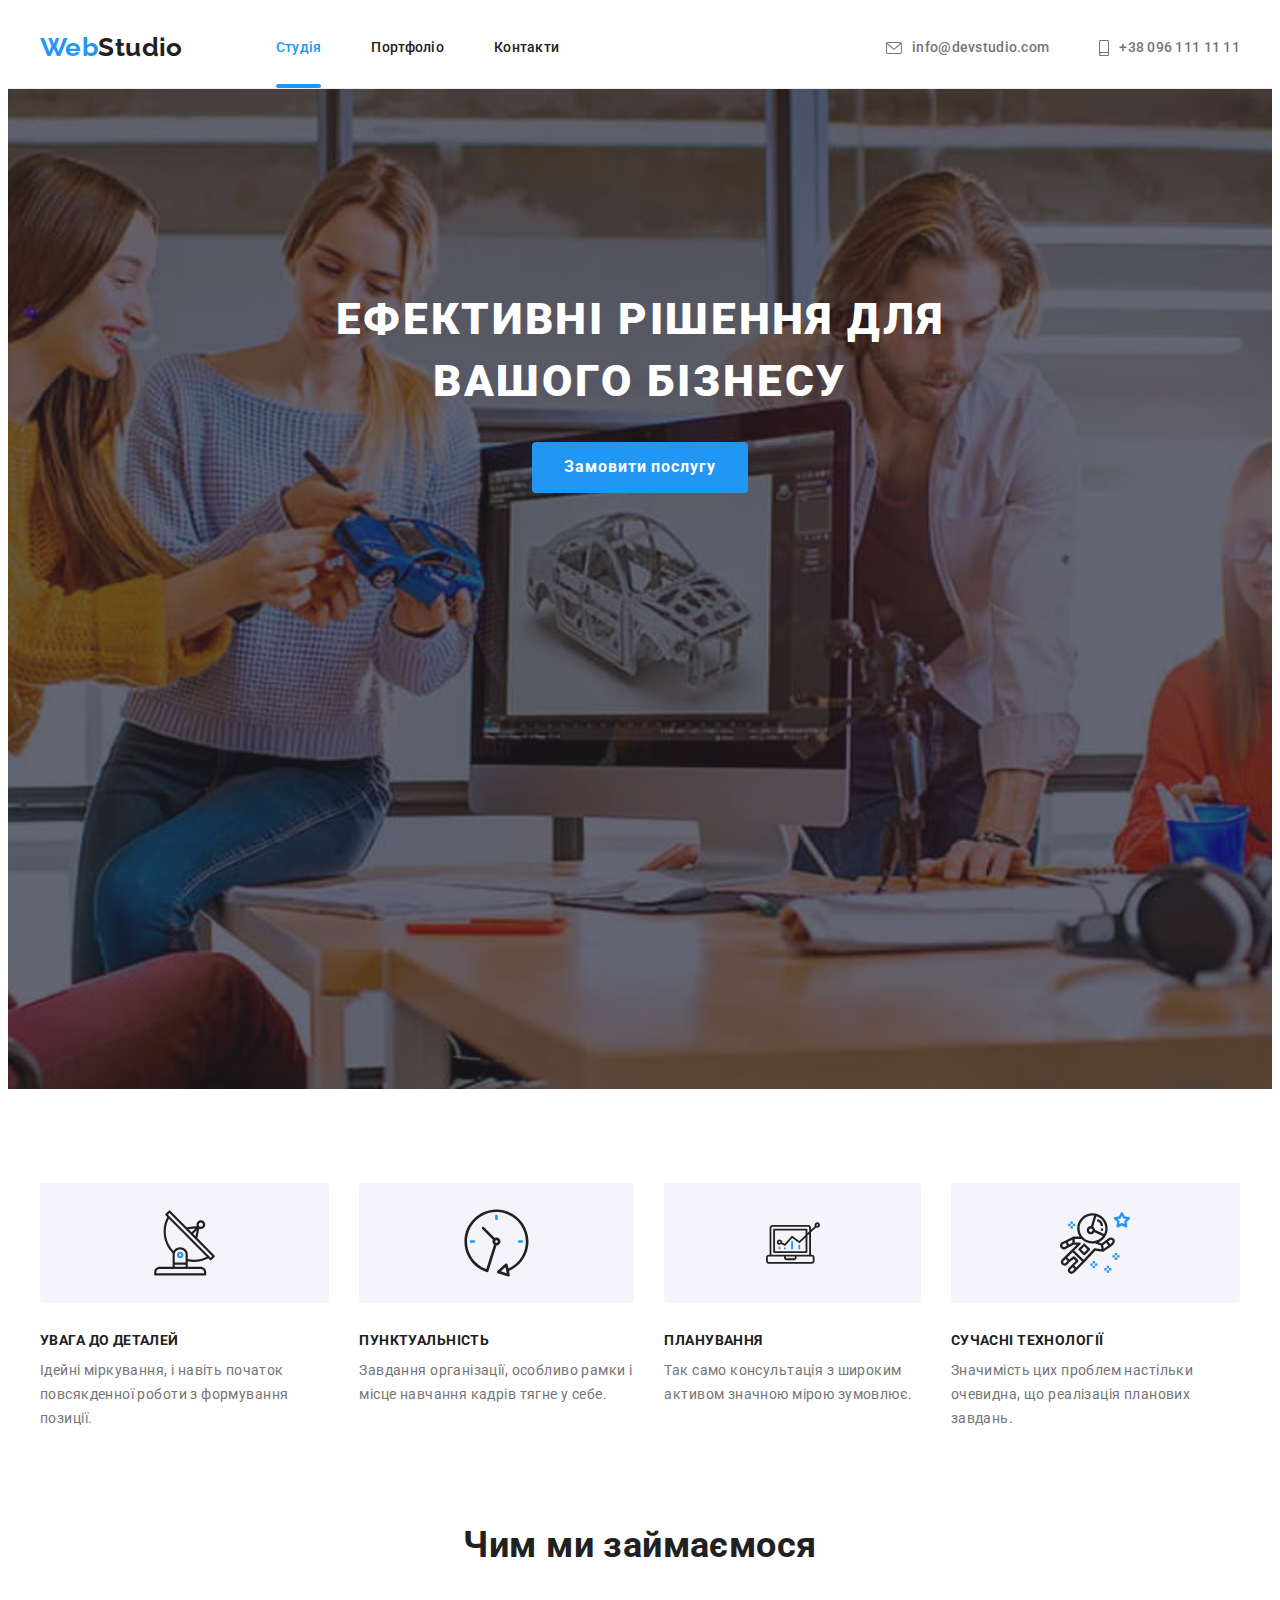
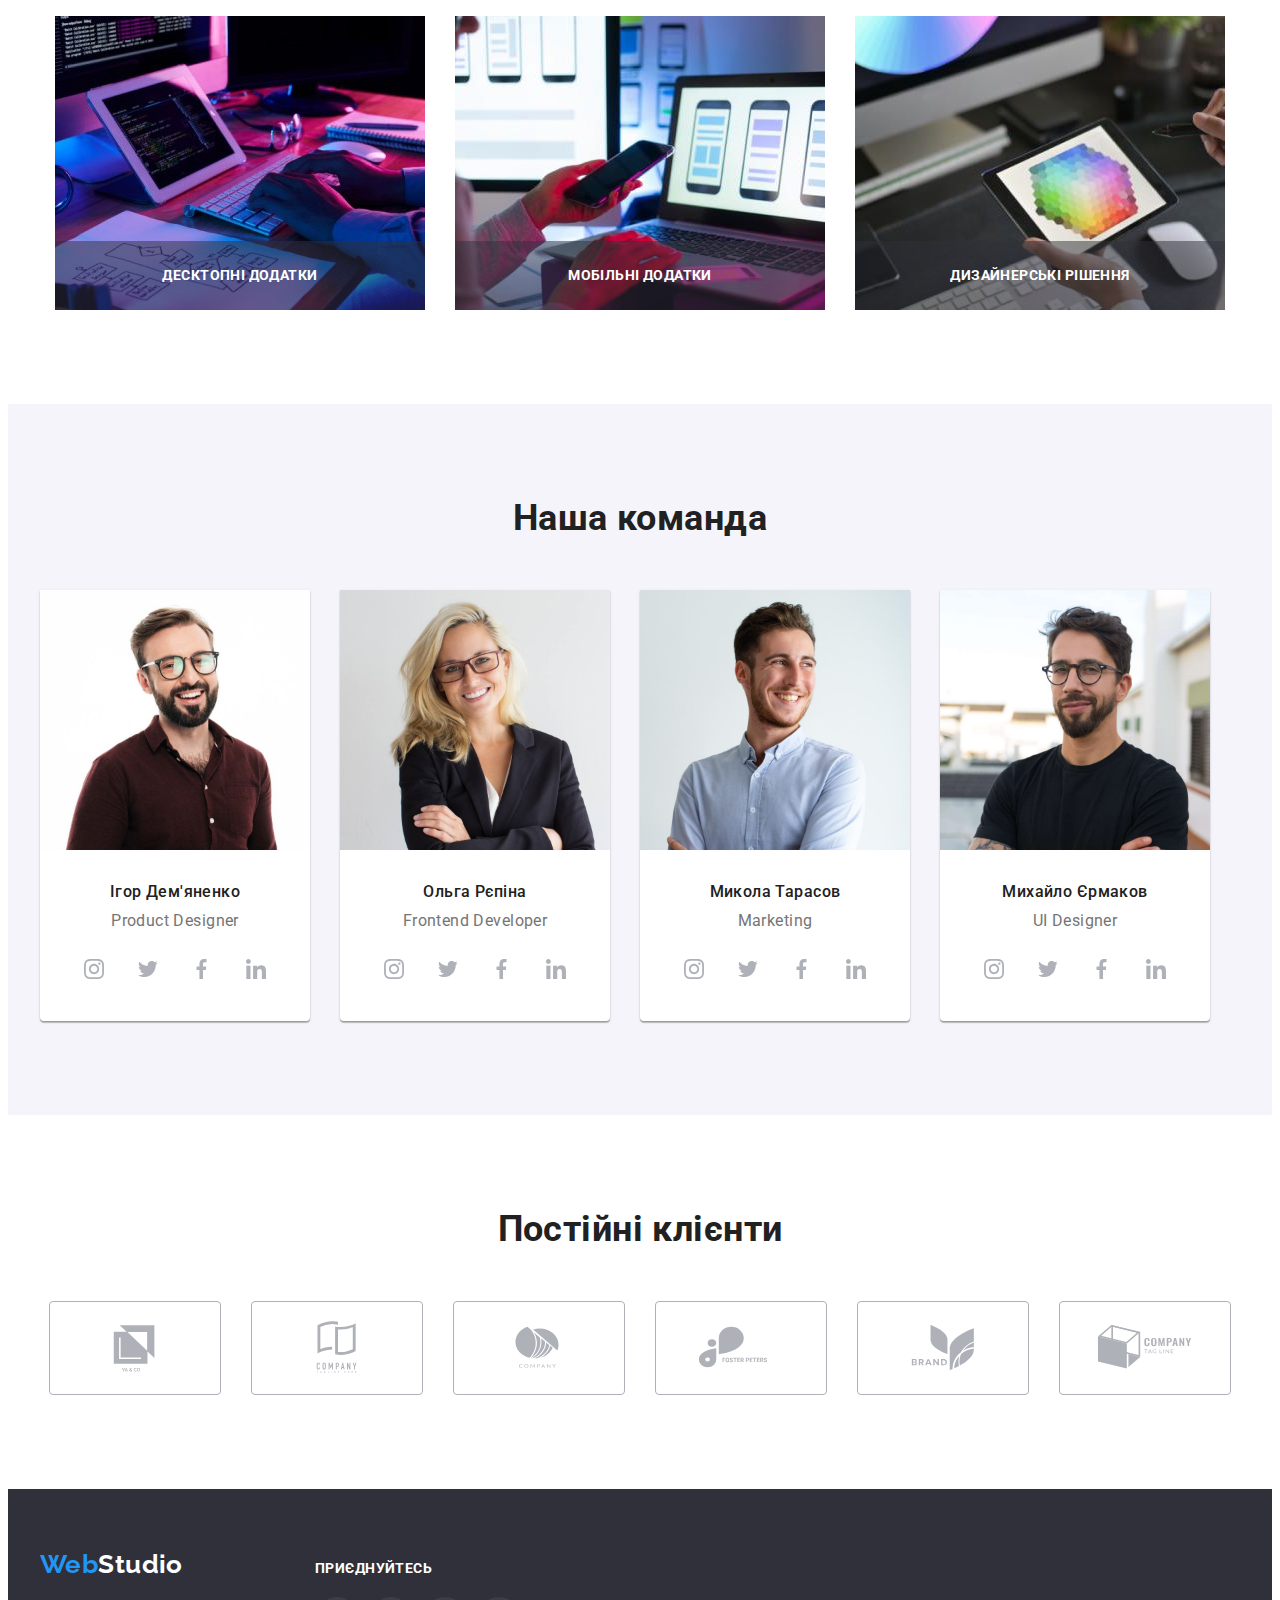
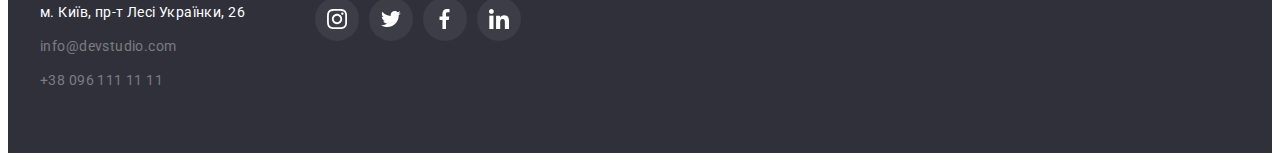
<file: index.html>
<!DOCTYPE html>
<html lang="uk">
  <head>
    <meta charset="UTF-8" />
    <meta http-equiv="X-UA-Compatible" content="IE=edge" />
    <meta name="viewport" content="width=device-width, initial-scale=1.0" />
    <title>WebStudio</title>
    <link rel="preconnect" href="https://fonts.googleapis.com" />
    <link rel="preconnect" href="https://fonts.gstatic.com" crossorigin />
    <link
      href="https://fonts.googleapis.com/css2?family=Raleway:wght@700&family=Roboto:wght@400;500;700;900&display=swap"
      rel="stylesheet"
    />
    <link
      rel="stylesheet"
      href="https://cdnjs.cloudflare.com/ajax/libs/modern-normalize/1.1.0/modern-normalize.min.css"
      integrity="sha512-wpPYUAdjBVSE4KJnH1VR1HeZfpl1ub8YT/NKx4PuQ5NmX2tKuGu6U/JRp5y+Y8XG2tV+wKQpNHVUX03MfMFn9Q=="
      crossorigin="anonymous"
      referrerpolicy="no-referrer"
    />
    <link rel="stylesheet" href="./css/styles.css" />
  </head>
  <body>
    <!--Header-->
    <header class="header">
      <div class="container nav">
        <a href="./index.html" class="logo"
          ><span class="logo-web">Web</span>Studio</a
        >
        <nav class="navigation">
          <ul class="site-nav list">
            <li class="item">
              <a href="./index.html" class="link current">Студія</a>
            </li>
            <li class="item">
              <a href="./portfolio.html" class="link">Портфоліо</a>
            </li>
            <li class="item"><a href="/" class="link">Контакти</a></li>
          </ul>
        </nav>
        <ul class="contacts list">
          <li class="item">
            <a href="mailto:info@devstudio.com" class="link">
              <svg class="mail-icon">
                <use href="./img/sprite.svg#email"></use>
                </svg>info@devstudio.com</a
            >
          </li>
          <li class="item">
            <a href="tel:+380961111111" class="link"><svg class="smartphone-icon">
              <use href="./img/sprite.svg#smartphone"></use>
              </svg>+38 096 111 11 11</a>
          </li>
        </ul>
      </div>
    </header>

    <!--Main-->
    <main>
      <!--Hero banner-->
      <section class="hero">
        <div class="container">
          <h1 class="hero-title">
            Ефективні рішення для <br />
            вашого бізнесу
          </h1>
          <button type="button" class="hero-button" data-modal-open>Замовити послугу</button>
        </div>
      </section>

      <!--Features-->
      <section class="features-section">
        <div class="container features">
          <h2 class="hidden">Наші переваги</h2>
          <ul class="features list">
            <li class="item antenna-icon">
              <div class="features-icon">
                <svg class="antenna-icon" width="65" height="70"><use href="./img/sprite.svg#antenna" ></use></svg>
              </div>
              <h3 class="features-title">Увага до деталей</h3>
              <p class="features-text">
                Ідейні міркування, і навіть початок повсякденної роботи з
                формування позиції.
              </p>
            </li>
            <li class="item">
              <div class="features-icon">
                <svg class="clock-icon" width="67" height="70"><use href="./img/sprite.svg#clock" ></use></svg>
              </div>
              <h3 class="features-title">Пунктуальність</h3>
              <p class="features-text">
                Завдання організації, особливо рамки і місце навчання кадрів
                тягне у себе.
              </p>
            </li>
            <li class="item">
              <div class="features-icon">
                <svg class="pc-icon" width="70" height="54"><use href="./img/sprite.svg#pc-icon" ></use></svg>
              </div>
              <h3 class="features-title">Планування</h3>
              <p class="features-text">
                Так само консультація з широким активом значною мірою зумовлює.
              </p>
            </li>
            <li class="item">
              <div class="features-icon">
                <svg class="astronaut-icon" width="70" height="70"><use href="./img/sprite.svg#astronaut" ></use></svg>
              </div>
              <h3 class="features-title">Сучасні технології</h3>
              <p class="features-text">
                Значимість цих проблем настільки очевидна, що реалізація
                планових завдань.
              </p>
            </li>
          </ul>
        </div>
      </section>

      <!--About-->
      <section class="about-section">
        <div class="container about">
          <h2 class="about-title">Чим ми займаємося</h2>
          <ul class="about list">
            <li class="item">
              <div class="features-thumb">
                <img
                class="about-img"
                src="./img/development.jpg"
                alt="Веброзробка"
                width="370"
                />
                <p class="features-thumb-copy">Десктопні додатки</p>
              </div>
            </li>
            <li class="item">
              <div class="features-thumb">
                <img
                  class="about-img"
                  src="./img/payment-integration.jpg"
                  alt="Інтеграція платіжних систем"
                  width="370"
                />
                <p class="features-thumb-copy">Мобільні додатки</p>
              </div>
            </li>
            <li class="item">
              <div class="features-thumb">
                <img
                  class="about-img"
                  src="./img/web-design.jpg"
                  alt="Веб дизайн"
                  width="370"
                />
                <p class="features-thumb-copy">Дизайнерські рішення</p>
              </div>
            </li>
          </ul>
        </div>
      </section>

      <!--Our team-->
      <section class="team-section">
        <div class="container team">
          <h2 class="team-title">Наша команда</h2>
          <ul class="our-team list">
            <li class="item">
              <img
                class="team-photo"
                src="./img/ihor-product-designer.jpg"
                alt="Продуктовий дизайнер Ігор Демяненко"
                width="270"
              />
              <h3 class="team-name">Ігор Дем'яненко</h3>
              <p class="team-position">Product Designer</p>
              <ul class="some list">
                <li class="some-item"><a href="#" class="link" rel="noopener noreferrer nofollow">
                  <svg class="instagram-icon" width="20" height="20">
                    <use href="./img/sprite.svg#instagram-icon"></use>
                    </svg></a
                ></li>
                <li class="some-item"><a href="#" class="link" rel="noopener noreferrer nofollow">
                  <svg class="twitter-icon" width="20" height="20">
                    <use href="./img/sprite.svg#twitter-icon"></use>
                    </svg></a
                ></li>
                <li class="some-item"><a href="#" class="link" rel="noopener noreferrer nofollow">
                  <svg class="facebook-icon" width="20" height="20">
                    <use href="./img/sprite.svg#facebook-icon"></use>
                    </svg></a
                ></li>
                <li class="some-item"><a href="#" class="link" rel="noopener noreferrer nofollow">
                  <svg class="linkdin-icon" width="20" height="20">
                    <use href="./img/sprite.svg#linkdin-icon"></use>
                    </svg></a
                ></li>
              </ul>
            </li>
            <li class="item">
              <img
                class="team-photo"
                src="./img/olga-fe.jpg"
                alt="Фронтенд розробник Ольга Рєпіна"
                width="270"
              />
              <h3 class="team-name">Ольга Рєпіна</h3>
              <p class="team-position">Frontend Developer</p>
              <ul class="some list">
                <li class="some-item"><a href="#" class="link" rel="noopener noreferrer nofollow">
                  <svg class="instagram-icon" width="20" height="20">
                    <use href="./img/sprite.svg#instagram-icon"></use>
                    </svg></a
                ></li>
                <li class="some-item"><a href="#" class="link" rel="noopener noreferrer nofollow">
                  <svg class="twitter-icon" width="20" height="20">
                    <use href="./img/sprite.svg#twitter-icon"></use>
                    </svg></a
                ></li>
                <li class="some-item"><a href="#" class="link" rel="noopener noreferrer nofollow">
                  <svg class="facebook-icon" width="20" height="20">
                    <use href="./img/sprite.svg#facebook-icon"></use>
                    </svg></a
                ></li>
                <li class="some-item"><a href="#" class="link" rel="noopener noreferrer nofollow">
                  <svg class="linkdin-icon" width="20" height="20">
                    <use href="./img/sprite.svg#linkdin-icon"></use>
                    </svg></a
                ></li>
              </ul>
            </li>
            <li class="item">
              <img
                class="team-photo"
                src="./img/mykola-marketing.jpg"
                alt="Маркетер Микола Тарасов"
                width="270"
              />
              <h3 class="team-name">Микола Тарасов</h3>
              <p class="team-position">Marketing</p>
              <ul class="some list">
                <li class="some-item"><a href="#" class="link" rel="noopener noreferrer nofollow">
                  <svg class="instagram-icon" width="20" height="20">
                    <use href="./img/sprite.svg#instagram-icon"></use>
                    </svg></a
                ></li>
                <li class="some-item"><a href="#" class="link" rel="noopener noreferrer nofollow">
                  <svg class="twitter-icon" width="20" height="20">
                    <use href="./img/sprite.svg#twitter-icon"></use>
                    </svg></a
                ></li>
                <li class="some-item"><a href="#" class="link" rel="noopener noreferrer nofollow">
                  <svg class="facebook-icon" width="20" height="20">
                    <use href="./img/sprite.svg#facebook-icon"></use>
                    </svg></a
                ></li>
                <li class="some-item"><a href="#" class="link" rel="noopener noreferrer nofollow">
                  <svg class="linkdin-icon" width="20" height="20">
                    <use href="./img/sprite.svg#linkdin-icon"></use>
                    </svg></a
                ></li>
              </ul>
            </li>
            <li class="item">
              <img
                class="team-photo"
                src="./img/mykhailo-ui-designer.jpg"
                alt="Дизайнер інтерфейсів Михайло Єрмаков"
                width="270"
              />
              <h3 class="team-name">Михайло Єрмаков</h3>
              <p class="team-position">UI Designer</p>
              <ul class="some list">
                <li class="some-item"><a href="#" class="link" rel="noopener noreferrer nofollow">
                  <svg class="instagram-icon" width="20" height="20">
                    <use href="./img/sprite.svg#instagram-icon"></use>
                    </svg></a
                ></li>
                <li class="some-item"><a href="#" class="link" rel="noopener noreferrer nofollow">
                  <svg class="twitter-icon" width="20" height="20">
                    <use href="./img/sprite.svg#twitter-icon"></use>
                    </svg></a
                ></li>
                <li class="some-item"><a href="#" class="link" rel="noopener noreferrer nofollow">
                  <svg class="facebook-icon" width="20" height="20">
                    <use href="./img/sprite.svg#facebook-icon"></use>
                    </svg></a
                ></li>
                <li class="some-item"><a href="#" class="link" rel="noopener noreferrer nofollow">
                  <svg class="linkdin-icon" width="20" height="20">
                    <use href="./img/sprite.svg#linkdin-icon"></use>
                    </svg></a
                ></li>
              </ul>
            </li>
          </ul>
        </div>
      </section>

      <!-- OUR CLIENTS -->
      <section class="clients-section">
        <div class="container">
          <h2 class="clients title">Постійні клієнти</h2>
          <ul class="clients list">
            <li class="client-item"><a href="#" class="link" rel="noopener noreferrer nofollow">
              <svg class="client-icon" width="106" height="60">
                <use href="./img/sprite.svg#yaco-company"></use>
                </svg></a
            ></li>
            <li class="client-item"><a href="#" class="link" rel="noopener noreferrer nofollow">
              <svg class="client-icon" width="106" height="60">
                <use href="./img/sprite.svg#windows-company"></use>
                </svg></a
            ></li>
            <li class="client-item"><a href="#" class="link" rel="noopener noreferrer nofollow">
              <svg class="client-icon" width="106" height="60">
                <use href="./img/sprite.svg#nut-company"></use>
                </svg></a
            ></li>
            <li class="client-item"><a href="#" class="link" rel="noopener noreferrer nofollow">
              <svg class="client-icon" width="106" height="60">
                <use href="./img/sprite.svg#foster-company"></use>
                </svg></a
            ></li>
            <li class="client-item"><a href="#" class="link" rel="noopener noreferrer nofollow">
              <svg class="client-icon" width="106" height="60">
                <use href="./img/sprite.svg#brand-company"></use>
                </svg></a
            ></li>
            <li class="client-item"><a href="#" class="link" rel="noopener noreferrer nofollow">
              <svg class="client-icon" width="106" height="60">
                <use href="./img/sprite.svg#cube-company"></use>
                </svg></a
            ></li>
          </ul>
        </div>
      </section>
    </main>

    <!--Footer-->
    <footer class="footer-section">
      <div class="container footer">
        <div class="footer-info">
          <div class="footer-left">
              <a href="./index.html" class="logo"
              ><span class="logo-web">Web</span>Studio</a
            >
              <address>
                <ul class="address list">
                <li class="item">
                  <a
                  href="https://goo.gl/maps/yPFUbCjvbRKHDjKo9"
                  class="address map"
                  target="_blank"
                  rel="noopener noreferrer nofollow"
                  >м. Київ, пр-т Лесі Українки, 26</a
                >
                  </li>
                  <li class="item">
                <a href="mailto:info@devstudio.com" class="address-mail link"
                  >info@devstudio.com</a
                >
                  </li>
                  <li class="item">
                <a href="tel:+380961111111" class="address-tel link"
                  >+38 096 111 11 11</a
                >
                  </li>
                </ul>
              </address>
            </div>
            <div class="some-right">
              <p class="social-cta">Приєднуйтесь</p>
                <ul class="some-footer list">
                  <li class="footer-item"><a href="#" class="link" rel="noopener noreferrer nofollow">
                  <svg class="instagram-footer" width="20" height="20">
                    <use href="./img/sprite.svg#instagram-icon"></use>
                  </svg></a
                  ></li>
                  <li class="footer-item"><a href="#" class="link" rel="noopener noreferrer nofollow">
                    <svg class="twitter-footer" width="20" height="20">
                      <use href="./img/sprite.svg#twitter-icon"></use>
                    </svg></a
                    ></li>
                    <li class="footer-item"><a href="#" class="link" rel="noopener noreferrer nofollow">
                      <svg class="facebook-footer" width="20" height="20">
                        <use href="./img/sprite.svg#facebook-icon"></use>
                      </svg></a
                      ></li>
                      <li class="footer-item"><a href="#" class="link" rel="noopener noreferrer nofollow">
                        <svg class="linkdin-footer" width="20" height="20">
                          <use href="./img/sprite.svg#linkdin-icon"></use>
                        </svg></a
                        ></li>
                      </ul>
              </div>
          </div>
      </div>
    </footer>

       <!-- MODAL WINDOW -->

   <div class="backdrop is-hidden" data-modal>
    <div class="modal"> 
      <button type="button" class="modal-button" data-modal-close><svg width="18" height="18"> <use href="./img/sprite.svg#close-icon"></use> </svg></button>
    </div>
   </div>
   <script src="./js/modal.js"></script>
  </body>
</html>
</file>
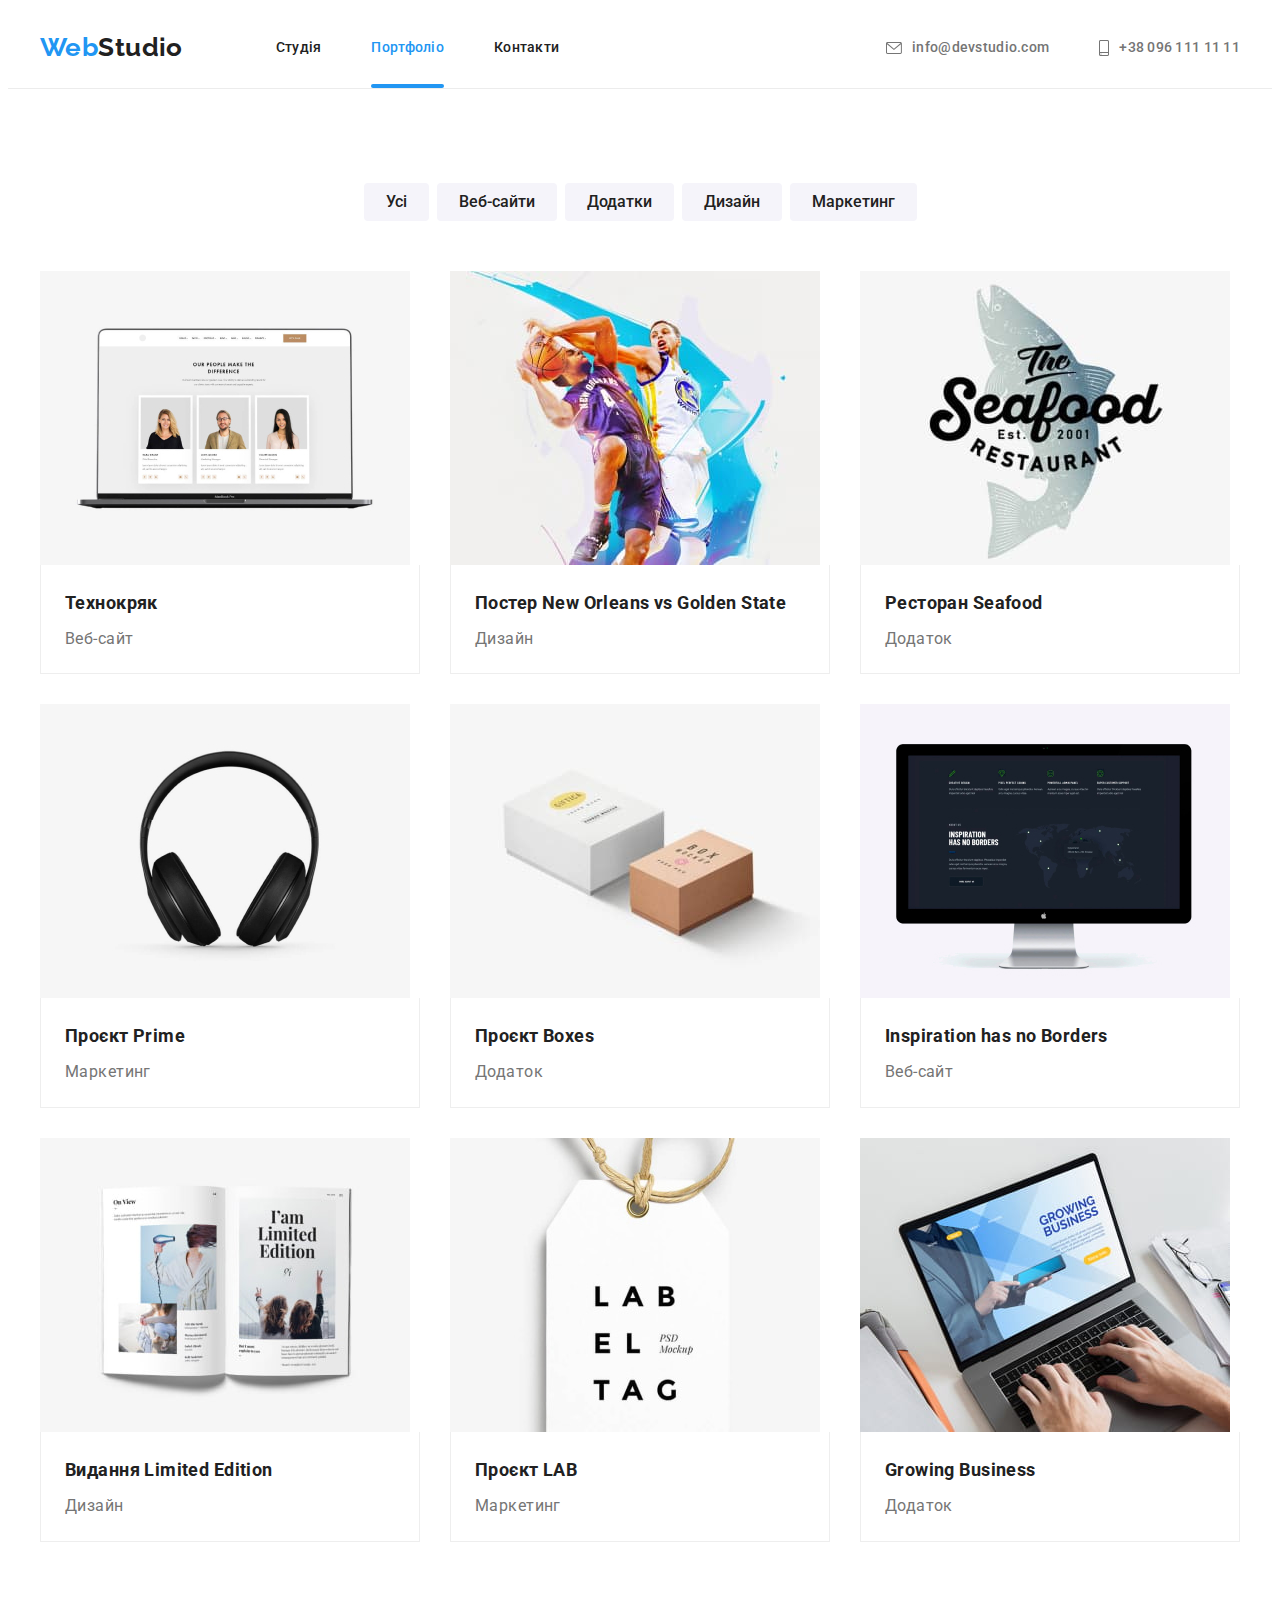
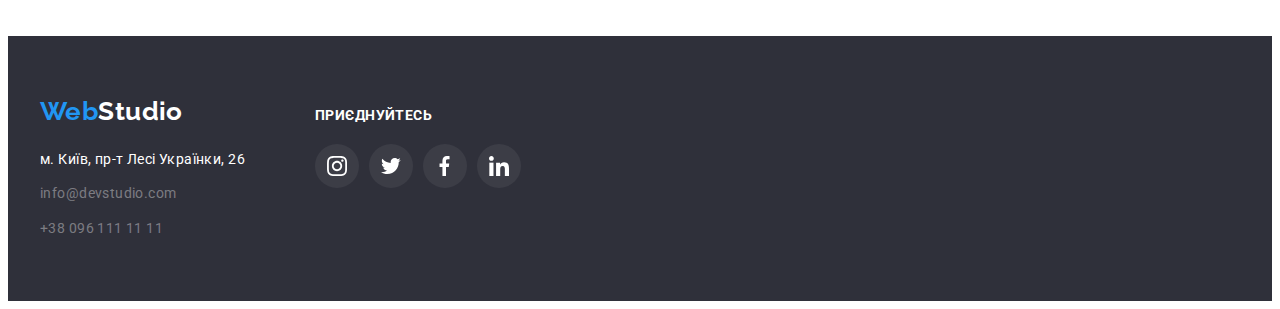
<file: portfolio.html>
<!DOCTYPE html>
<html lang="uk">
  <head>
    <meta charset="UTF-8" />
    <meta http-equiv="X-UA-Compatible" content="IE=edge" />
    <meta name="viewport" content="width=device-width, initial-scale=1.0" />
    <title>WebStudiose Portfolio</title>
    <link rel="preconnect" href="https://fonts.googleapis.com" />
    <link rel="preconnect" href="https://fonts.gstatic.com" crossorigin />
    <link
      href="https://fonts.googleapis.com/css2?family=Raleway:wght@700&family=Roboto:wght@400;500;700;900&display=swap"
      rel="stylesheet"
    />
    <link
      rel="stylesheet"
      href="https://cdnjs.cloudflare.com/ajax/libs/modern-normalize/1.1.0/modern-normalize.min.css"
      integrity="sha512-wpPYUAdjBVSE4KJnH1VR1HeZfpl1ub8YT/NKx4PuQ5NmX2tKuGu6U/JRp5y+Y8XG2tV+wKQpNHVUX03MfMFn9Q=="
      crossorigin="anonymous"
      referrerpolicy="no-referrer"
    />
    <link rel="stylesheet" href="./css/styles.css" />
  </head>
  <body>
    <!--Header-->
    <header class="header">
      <div class="container nav">
        <a href="./index.html" class="logo"
          ><span class="logo-web">Web</span>Studio</a
        >
        <nav class="navigation">
          <ul class="site-nav list">
            <li class="item">
              <a href="./index.html" class="link">Студія</a>
            </li>
            <li class="item">
              <a href="./portfolio.html" class="link current">Портфоліо</a>
            </li>
            <li class="item"><a href="/" class="link">Контакти</a></li>
          </ul>
        </nav>
        <ul class="contacts list">
          <li class="item">
            <a href="mailto:info@devstudio.com" class="link">
              <svg class="mail-icon">
                <use href="./img/sprite.svg#email"></use>
                </svg>info@devstudio.com</a
            >
          </li>
          <li class="item">
            <a href="tel:+380961111111" class="link"><svg class="smartphone-icon">
              <use href="./img/sprite.svg#smartphone"></use>
              </svg>+38 096 111 11 11</a>
          </li>
        </ul>
      </div>
    </header>

    <!--Main-->

    <main>
      <!--GALLERY-->
      <section class="portfolio">
        <div class="container">
          <h1 class="hidden">Портфоліо</h1>
          <ul class="filter list">
            <li class="item">
              <button type="button" class="button">Усі</button>
            </li>
            <li class="item">
              <button type="button" class="button">Веб-сайти</button>
            </li>
            <li class="item">
              <button type="button" class="button">Додатки</button>
            </li>
            <li class="item">
              <button type="button" class="button">Дизайн</button>
            </li>
            <li class="item">
              <button type="button" class="button">Маркетинг</button>
            </li>
          </ul>

          <ul class="gallery list">
            <li class="item">
              <a class="gallery-link" href="http://google.com">
                  <div class="gallery-thumb">
                    <img
                    class="gallery-img"
                    src="./img/website-techno-pig.jpg"
                    alt="Вебсайт Технокряк"
                    width="370"
                    />
                    <p class="thumb-copy">Ресурс пропонує комплексні пропозиції з різним рівнем функціоналу та сервісів. Все це дозволить відвідувачу отримати вичерпні відомості про компанію чи приватну особу.</p>
                  </div>
                    <div class="cards">
                      <h2 class="portfolio-name">Технокряк</h2>
                      <p class="portfolio-type">Веб-сайт</p>
                    </div> 
                  </a>
            </li>
            <li class="item">
              <a class="gallery-link" href="http://google.com">
                <div class="gallery-thumb">
                  <img
                  class="gallery-img"
                  src="./img/design-nba.jpg"
                  alt="Дизайн постеру"
                  width="370"
                  />
                  <p class="thumb-copy">Ресурс пропонує комплексні пропозиції з різним рівнем функціоналу та сервісів. Все це дозволить відвідувачу отримати вичерпні відомості про компанію чи приватну особу.</p>
                </div>
                  <div class="cards">
                    <h2 class="portfolio-name">
                      Постер New Orleans vs Golden State
                    </h2>
                    <p class="portfolio-type">Дизайн</p>
                  </div>
              </a>
            </li>
            <li class="item">
              <a class="gallery-link" href="http://google.com">
                <div class="gallery-thumb">
                  <img
                  class="gallery-img"
                  src="./img/application-sea-food.jpg"
                  alt="Додаток для ресторану "
                  width="370"
                  />
                  <p class="thumb-copy">Ресурс пропонує комплексні пропозиції з різним рівнем функціоналу та сервісів. Все це дозволить відвідувачу отримати вичерпні відомості про компанію чи приватну особу.</p>
                </div>
                <div class="cards">
                  <h2 class="portfolio-name">Ресторан Seafood</h2>
                  <p class="portfolio-type">Додаток</p>
                </div>
              </a>
            </li>
            <li class="item">
              <a class="gallery-link" href="http://google.com">
                <div class="gallery-thumb">
                  <img
                  class="gallery-img"
                  src="./img/marketing-prime.jpg"
                  alt="Проект прайм"
                  width="370"
                  />
                  <p class="thumb-copy">Ресурс пропонує комплексні пропозиції з різним рівнем функціоналу та сервісів. Все це дозволить відвідувачу отримати вичерпні відомості про компанію чи приватну особу.</p>
                </div>
                <div class="cards">
                  <h2 class="portfolio-name">Проєкт Prime</h2>
                  <p class="portfolio-type">Маркетинг</p>
                </div>
              </a>
            </li>
            <li class="item">
              <a class="gallery-link" href="http://google.com">
                <div class="gallery-thumb">
                  <img
                    class="gallery-img"
                    src="./img/application-boxes.jpg"
                    alt="Додаток boxes"
                    width="370"
                  />
                  <p class="thumb-copy">Ресурс пропонує комплексні пропозиції з різним рівнем функціоналу та сервісів. Все це дозволить відвідувачу отримати вичерпні відомості про компанію чи приватну особу.</p>
                </div>
              <div class="cards">
                <h2 class="portfolio-name">Проєкт Boxes</h2>
                <p class="portfolio-type">Додаток</p>
              </div>
            </a>
            </li>
            <li class="item">
              <a class="gallery-link" href="http://google.com">
                <div class="gallery-thumb">
                <img
                class="gallery-img"
                src="./img/website-nobrd.jpg"
                alt="Вебсайт no borders"
                width="370"
                />
                <p class="thumb-copy">Ресурс пропонує комплексні пропозиції з різним рівнем функціоналу та сервісів. Все це дозволить відвідувачу отримати вичерпні відомості про компанію чи приватну особу.</p>
                </div>
                <div class="cards">
                  <h2 class="portfolio-name">Inspiration has no Borders</h2>
                  <p class="portfolio-type">Веб-сайт</p>
                </div>
              </a>
            </li>
            <li class="item">
              <a class="gallery-link" href="http://google.com">
                <div class="gallery-thumb">
                <img
                class="gallery-img"
                src="./img/design-limited.jpg"
                alt="Дизайн видання Limited edition"
                width="370"
                />
                <p class="thumb-copy">Ресурс пропонує комплексні пропозиції з різним рівнем функціоналу та сервісів. Все це дозволить відвідувачу отримати вичерпні відомості про компанію чи приватну особу.</p>
                </div>
                <div class="cards">
                  <h2 class="portfolio-name">Видання Limited Edition</h2>
                  <p class="portfolio-type">Дизайн</p>
                </div>
              </a>
            </li>
            <li class="item">
              <a class="gallery-link" href="http://google.com">
                <div class="gallery-thumb">
                <img
                class="gallery-img"
                src="./img/marketing-lab.jpg"
                alt="Проект lab"
                width="370"
                />
                <p class="thumb-copy">Ресурс пропонує комплексні пропозиції з різним рівнем функціоналу та сервісів. Все це дозволить відвідувачу отримати вичерпні відомості про компанію чи приватну особу.</p>
                </div>
                <div class="cards">
                  <h2 class="portfolio-name">Проєкт LAB</h2>
                  <p class="portfolio-type">Маркетинг</p>
                </div>
              </a>
            </li>
            <li class="item">
              <a class="gallery-link" href="http://google.com">
                <div class="gallery-thumb">
                <img
                class="gallery-img"
                src="./img/application-gb.jpg"
                alt="Додаток growing business"
                width="370"
                />
                <p class="thumb-copy">Ресурс пропонує комплексні пропозиції з різним рівнем функціоналу та сервісів. Все це дозволить відвідувачу отримати вичерпні відомості про компанію чи приватну особу.</p>
                </div>
                <div class="cards">
                  <h2 class="portfolio-name">Growing Business</h2>
                  <p class="portfolio-type">Додаток</p>
                </div>
              </a>
            </li>
          </ul>
        </div>
      </section>
    </main>

    <!--Footer-->
    <footer class="footer-section">
      <div class="container footer">
        <div class="footer-info">
          <div class="footer-left">
              <a href="./index.html" class="logo"
              ><span class="logo-web">Web</span>Studio</a
            >
              <address>
                <ul class="address list">
                <li class="item">
                  <a
                  href="https://goo.gl/maps/yPFUbCjvbRKHDjKo9"
                  class="address map"
                  target="_blank"
                  rel="noopener noreferrer nofollow"
                  >м. Київ, пр-т Лесі Українки, 26</a
                >
                  </li>
                  <li class="item">
                <a href="mailto:info@devstudio.com" class="address-mail link"
                  >info@devstudio.com</a
                >
                  </li>
                  <li class="item">
                <a href="tel:+380961111111" class="address-tel link"
                  >+38 096 111 11 11</a
                >
                  </li>
                </ul>
              </address>
            </div>
            <div class="some-right">
              <p class="social-cta">Приєднуйтесь</p>
                <ul class="some-footer list">
                  <li class="footer-item"><a href="#" class="link" rel="noopener noreferrer nofollow">
                  <svg class="instagram-footer" width="20" height="20">
                    <use href="./img/sprite.svg#instagram-icon"></use>
                  </svg></a
                  ></li>
                  <li class="footer-item"><a href="#" class="link" rel="noopener noreferrer nofollow">
                    <svg class="twitter-footer" width="20" height="20">
                      <use href="./img/sprite.svg#twitter-icon"></use>
                    </svg></a
                    ></li>
                    <li class="footer-item"><a href="#" class="link" rel="noopener noreferrer nofollow">
                      <svg class="facebook-footer" width="20" height="20">
                        <use href="./img/sprite.svg#facebook-icon"></use>
                      </svg></a
                      ></li>
                      <li class="footer-item"><a href="#" class="link" rel="noopener noreferrer nofollow">
                        <svg class="linkdin-footer" width="20" height="20">
                          <use href="./img/sprite.svg#linkdin-icon"></use>
                        </svg></a
                        ></li>
                      </ul>
              </div>
          </div>
      </div>
    </footer>
  </body>
</html>
</file>
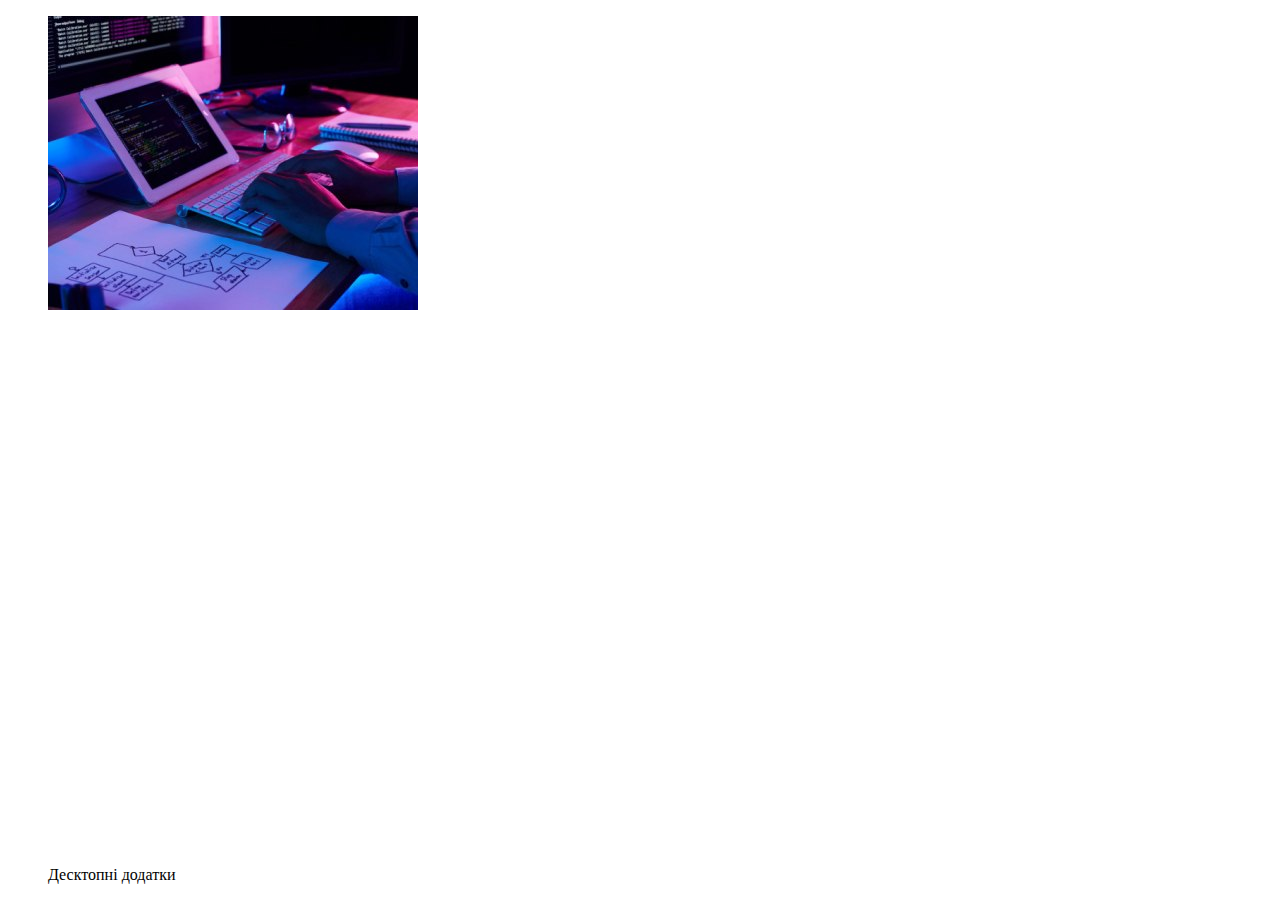
<file: test.html>
<!DOCTYPE html>
<html lang="en">
  <head>
    <meta charset="UTF-8" />
    <meta http-equiv="X-UA-Compatible" content="IE=edge" />
    <meta name="viewport" content="width=device-width, initial-scale=1.0" />
    <title>Document</title>
    <link rel="stylesheet" href="test.css" />
  </head>
  <body>
    <section class="about-section">
      <ul class="about list">
        <li class="item">
          <div class="features-thumb">
            <img
              class="about-img"
              src="./img/development.jpg"
              alt="Веброзробка"
              width="370"
            />
            <p class="features-thumb-copy">Десктопні додатки</p>
          </div>
        </li>
      </ul>
    </section>
  </body>
</html>
</file>
<file: css/styles.css>
:root {
  --primary-text-color: #757575;
  --title-text-color: #212121;
  --accent-color: #2196f3;
  --accent-color-90: rgba(33, 150, 243, 0.9);
  --secondary-accent-color: #188ce8;
  --main-background-color: #ffffff;
  --secondary-background-color: #2f303a;
  --secondary-background-color-80opacity: #2f303a80;
  --footer-text-color: #ffffff60;
  --footer-icons-background: #ffffff10;
  --white-color: #ffffff;
  --button-background-color: #f5f4fa;
  --header-bottom-line: #ececec;
  --card-border-line: #eeeeee;
  --button-icon-grey: #afb1b8;

  --card-set-gap: 30px;

  --backdrop: #00000020;
  --close-icon-border: #00000010;
}

body {
  background-color: var(--main-background-color);
  color: var(--primary-text-color);
  font-family: Roboto, sans-serif;
  font-size: 14px;
  font-weight: 400;
  letter-spacing: 0.03em;
}

.list {
  list-style: none;

  margin: 0;
  padding: 0;
}

.hidden {
  position: absolute;
  width: 1px;
  height: 1px;
  margin: -1px;
  border: 0;
  padding: 0;

  white-space: nowrap;
  clip-path: inset(100%);
  clip: rect(0 0 0 0);
  overflow: hidden;
}

.container {
  width: 1200px;
  margin-left: auto;
  margin-right: auto;

  padding-left: 15px;
  padding-right: 15px;
}

/* LOGO */

.logo {
  color: var(--title-text-color);
  font-family: Raleway, sans-serif;
  font-weight: 700;
  font-size: 26px;
  line-height: 1.2;
  text-decoration: none;
}

.logo-web {
  color: var(--accent-color);
}

/* HEADER-ICONS */

.mail-icon {
  width: 16px;
  height: 12px;
  margin-right: 10px;
}

.smartphone-icon {
  width: 10px;
  height: 16px;
  margin-right: 10px;
}

/* HEADER */

.header {
  background-color: var(--white-color);
  border-bottom: 1px solid var(--header-bottom-line);
}

.container.nav {
  display: flex;
  align-items: center;
}

.navigation {
  margin-left: 93px;
}

.site-nav.list {
  display: flex;
}

.site-nav .item + .item {
  margin-left: 50px;
}

.site-nav .link {
  display: block;
  color: var(--title-text-color);
  font-weight: 500;
  line-height: 1.14;
  letter-spacing: 0.02em;
  text-decoration: none;

  padding-top: 32px;
  padding-bottom: 32px;

  transition: color 250ms cubic-bezier(0.4, 0, 0.2, 1);
}

.contacts {
  display: flex;
  margin-left: auto;
}

.contacts .item + .item {
  margin-left: 50px;
}

.contacts .link {
  color: var(--primary-text-color);
  fill: var(--primary-text-color);
  font-weight: 500;
  line-height: 1.14;
  letter-spacing: 0.02em;
  text-decoration: none;

  display: flex;
  align-items: center;

  transition: color 250ms cubic-bezier(0.4, 0, 0.2, 1),
    fill 250ms cubic-bezier(0.4, 0, 0.2, 1);
}

.link:hover,
.link:focus {
  color: var(--accent-color);
  fill: var(--accent-color);
}

.link.current {
  color: var(--accent-color);
  position: relative;
}

.link.current::after {
  position: absolute;
  bottom: 0;
  left: 0;
  content: "";
  background: var(--accent-color);
  width: 100%;
  height: 4px;
  border-radius: 2px;
}

/* HERO */

.hero {
  background-color: var(--secondary-background-color);
  padding-top: 200px;
  padding-bottom: 200px;
  max-width: 1600px;
  height: 600px;

  text-align: center;

  margin-left: auto;
  margin-right: auto;

  background-image: linear-gradient(
      to right,
      rgba(47, 48, 58, 0.4),
      rgba(47, 48, 58, 0.4)
    ),
    url(../img/hero-banner.jpg);

  background-size: cover;
  background-repeat: no-repeat;
  background-position: center;
}

.hero-title {
  color: var(--white-color);
  font-weight: 900;
  font-size: 44px;
  line-height: 1.4;
  letter-spacing: 0.06em;
  text-align: center;
  text-transform: uppercase;

  margin-top: 0;
  margin-bottom: 30px;
}

.hero-button {
  color: var(--white-color);
  background-color: var(--accent-color);
  border: none;
  border-radius: 4px;

  font-family: inherit;
  font-weight: 700;
  font-size: 16px;
  line-height: 1.9;
  letter-spacing: 0.06em;

  padding: 10px 32px;

  cursor: pointer;

  transition: background-color 250ms cubic-bezier(0.4, 0, 0.2, 1),
    box-shadow 250ms cubic-bezier(0.4, 0, 0.2, 1);
}

.hero-button:hover,
.hero-button:focus {
  background-color: var(--secondary-accent-color);
  box-shadow: 0px 4px 4px rgba(0, 0, 0, 0.15);
}

/* FEATURES */

.features-section {
  padding-top: 94px;
  padding-bottom: 94px;
}

.features-icon {
  background-color: var(--button-background-color);
  height: 120px;
  margin-bottom: 30px;
  border-radius: 4px;

  display: flex;
  align-items: center;
  justify-content: center;
}

/* .features .item::before {
  content: "";
  display: block;
  margin-bottom: 30px;
  outline: 1px solid red;
  height: 120px;
  border-radius: 4px;
  background-color: var(--button-background-color);
  background-size: contain;
  background-repeat: no-repeat;
  background-position: center;
}

.antenna-icon::before {
  background-image: url("../img/antenna.svg");
} */

.features.list {
  display: flex;
}

.features.list .item + .item {
  margin-left: 30px;
}

.features-title {
  color: var(--title-text-color);
  font-weight: 700;
  font-size: 14px;
  line-height: 1.14;
  text-transform: uppercase;

  margin-top: 0;
  margin-bottom: 10px;
}

.features-text {
  line-height: 1.71;

  margin-top: 0;
  margin-bottom: 0;
}

/* ABOUT */

.about-section {
  padding-bottom: 94px;
}

.about.list {
  display: flex;
  justify-content: center;
}

.about.list .item + .item {
  margin-left: 30px;
}

.about-img {
  display: block;
}

.features-thumb {
  position: relative;
}

.features-thumb-copy {
  position: absolute;
  bottom: 0;

  width: 100%;
  padding-top: 27px;
  padding-bottom: 27px;
  margin: 0;

  text-align: center;
  text-transform: uppercase;

  background-color: var(--secondary-background-color-80opacity);
  color: var(--main-background-color);

  font-weight: 700;
  line-height: 1.14;
}

.about-title {
  color: var(--title-text-color);
  font-weight: 700;
  font-size: 36px;
  line-height: 1.16;
  text-align: center;

  margin-top: 0;
  margin-bottom: 50px;
}

/* OUR TEAM ICONS */

.some.list {
  display: flex;
  justify-content: center;
  padding-bottom: 30px;
}

.some .link {
  display: flex;
  justify-content: center;
  align-items: center;
  color: var(--button-icon-grey);

  width: 44px;
  height: 44px;
  border-radius: 50%;

  transition: color 250ms cubic-bezier(0.4, 0, 0.2, 1),
    background-color 250ms cubic-bezier(0.4, 0, 0.2, 1);
}

.some .link:hover,
.some .link:focus {
  color: var(--main-background-color);
  background-color: var(--accent-color);
}

.instagram-icon,
.twitter-icon,
.facebook-icon,
.linkdin-icon {
  fill: currentColor;
}

.some-item {
  margin-right: 10px;
}

.some-item:last-child {
  margin-right: 0px;
}

/* OUR TEAM */

.team-section {
  background-color: var(--button-background-color);

  padding-top: 94px;
  padding-bottom: 94px;
}

.our-team.list {
  display: flex;
}

.our-team .item {
  background-color: var(--white-color);
  box-shadow: 0px 1px 3px rgba(0, 0, 0, 0.12), 0px 1px 1px rgba(0, 0, 0, 0.14),
    0px 2px 1px rgba(0, 0, 0, 0.2);
  border-radius: 0px 0px 4px 4px;

  text-align: center;
}

.our-team .item + .item {
  margin-left: 30px;
}

.team-title {
  color: var(--title-text-color);
  font-weight: 700;
  font-size: 36px;
  line-height: 1.16;
  text-align: center;

  margin-top: 0;
  margin-bottom: 50px;
}

.team-photo {
  margin-bottom: 30px;
}

.team-name {
  color: var(--title-text-color);
  font-weight: 500;
  font-size: 16px;
  line-height: 1.18;

  margin-top: 0;
  margin-bottom: 10px;
}

.team-position {
  font-size: 16px;
  line-height: 1.18;

  margin-top: 0;
  margin-bottom: 16px;
}

/* OUR CLIENTS */

.clients-section {
  background-color: var(--main-background-color);

  padding-top: 94px;
  padding-bottom: 94px;
}

.clients.title {
  color: var(--title-text-color);
  font-weight: 700;
  font-size: 36px;
  line-height: 1.16;
  text-align: center;

  margin-top: 0;
  margin-bottom: 50px;
}

.clients.list {
  display: flex;
  justify-content: center;
}

.clients .link {
  display: flex;
  justify-content: center;
  align-items: center;
  color: var(--button-icon-grey);

  border: 1px solid var(--button-icon-grey);
  border-radius: 4px;

  width: 170px;
  height: 92px;

  transition: color 250ms cubic-bezier(0.4, 0, 0.2, 1),
    border 250ms cubic-bezier(0.4, 0, 0.2, 1);
}

.clients .link:hover,
.clients .link:focus {
  color: var(--accent-color);
  border: 1px solid var(--accent-color);
}

.client-icon {
  fill: currentColor;
}

.client-item {
  margin-right: 30px;
}

.client-item:last-child {
  margin-right: 0px;
}

/* PORTFOLIO */

.portfolio {
  padding-top: 94px;
  padding-bottom: 94px;
}

.filter.list {
  display: flex;
  justify-content: center;

  margin-bottom: 50px;
}

.filter .item + .item {
  margin-left: 8px;
}

.gallery.list {
  display: flex;
  flex-wrap: wrap;

  margin-left: calc(-1 * var(--card-set-gap));
  /* margin-bottom: calc(-1 * var(--card-set-gap)); */
}

.gallery .item {
  margin-left: var(--card-set-gap);
  margin-bottom: var(--card-set-gap);

  flex-basis: calc(100% / 3 - 30px);
}

.gallery .item:nth-last-child(-n + 3) {
  margin-bottom: 0;
}

.gallery-link {
  display: block;

  text-decoration: none;
  color: var(--primary-text-color);

  transition: box-shadow 250ms cubic-bezier(0.4, 0, 0.2, 1);
}

.gallery-link:hover,
.gallery-link:focus {
  box-shadow: 0px 1px 1px rgba(0, 0, 0, 0.12), 0px 4px 4px rgba(0, 0, 0, 0.06),
    1px 4px 6px rgba(0, 0, 0, 0.16);
}

.gallery-img {
  display: block;
}

.gallery-thumb {
  position: relative;
  overflow: hidden;
}

.thumb-copy {
  position: absolute;
  bottom: 63px;
  top: 63px;
  left: 24px;
  right: 24px;

  margin: 0;
  font-size: 18px;
  line-height: 1.55;

  color: var(--main-background-color);

  opacity: 0;

  transform: translateY(140%);
  transition: transform 250ms cubic-bezier(0.4, 0, 0.2, 1),
    opacity 250ms cubic-bezier(0.4, 0, 0.2, 1);
}

.gallery-thumb::before {
  content: "";
  position: absolute;
  background-color: var(--accent-color-90);
  width: 100%;
  height: 100%;

  opacity: 0;

  transition: transform 250ms cubic-bezier(0.4, 0, 0.2, 1),
    opacity 250ms cubic-bezier(0.4, 0, 0.2, 1);
  transform: translateY(100%);
}

.gallery-link:hover .gallery-thumb::before,
.gallery-link:hover .thumb-copy {
  opacity: 1;
  transform: translateY(0%);
}

.gallery-link:focus .gallery-thumb::before,
.gallery-link:focus .thumb-copy {
  opacity: 1;
  transform: translateY(0%);
}

.button {
  color: var(--title-text-color);
  background-color: var(--button-background-color);
  border-radius: 4px;
  border: none;

  font-family: inherit;
  font-weight: 500;
  font-size: 16px;
  line-height: 1.6;

  padding: 6px 22px;

  cursor: pointer;

  transition: color 250ms cubic-bezier(0.4, 0, 0.2, 1),
    background-color 250ms cubic-bezier(0.4, 0, 0.2, 1),
    box-shadow 250ms cubic-bezier(0.4, 0, 0.2, 1);
}

.button:hover,
.button:focus {
  color: var(--white-color);
  background-color: var(--accent-color);
  box-shadow: 0px 3px 1px rgba(0, 0, 0, 0.1), 0px 1px 2px rgba(0, 0, 0, 0.08),
    0px 2px 2px rgba(0, 0, 0, 0.12);
}

.portfolio-name {
  color: var(--title-text-color);

  font-weight: 700;
  font-size: 18px;
  line-height: 2;

  margin-top: 0;
  margin-bottom: 4px;
}

.portfolio-type {
  font-size: 16px;
  line-height: 1.8;

  margin-top: 0;
  margin-bottom: 0;
}

.cards {
  border: 1px solid var(--card-border-line);
  border-top: none;

  padding-top: 20px;
  padding-bottom: 20px;
  padding-left: 24px;
  padding-right: 24px;
}

/* FOOTER */

.footer-info {
  display: flex;
  align-items: baseline;
}

.some-right {
  margin-left: 70px;
}

.some-footer {
  display: flex;
  justify-content: center;
}

.some-footer .link {
  display: flex;
  justify-content: center;
  align-items: center;
  color: var(--main-background-color);
  background-color: var(--footer-icons-background);

  width: 44px;
  height: 44px;
  border-radius: 50%;

  transition: background-color 250ms cubic-bezier(0.4, 0, 0.2, 1);
}

.some-footer .link:hover,
.some-footer .link:focus {
  background-color: var(--accent-color);
}

.instagram-footer,
.twitter-footer,
.facebook-footer,
.linkdin-footer {
  fill: currentColor;
}

.footer-item {
  margin-right: 10px;
}

.footer-item:last-child {
  margin-right: 0px;
}

.social-cta {
  margin-top: 0;
  margin-bottom: 20px;
  font-weight: 700;
  font-size: 14px;
  line-height: 1.14;
  letter-spacing: 0.03em;
  text-transform: uppercase;
  color: var(--main-background-color);
}

.footer-section {
  background-color: var(--secondary-background-color);

  padding-top: 60px;
  padding-bottom: 60px;
}

.footer .logo {
  color: var(--white-color);
  display: inline-block;

  margin-bottom: 20px;
}

.address {
  font-style: normal;

  transition: color 250ms cubic-bezier(0.4, 0, 0.2, 1);
}

.address a {
  text-decoration: none;
}

.address.map {
  color: var(--white-color);
  line-height: 1.8;
}

.address-mail.link {
  color: var(--footer-text-color);
  line-height: 1.8;

  transition: color 250ms cubic-bezier(0.4, 0, 0.2, 1);
}

.address-tel.link {
  color: var(--footer-text-color);
  line-height: 1.8;

  transition: color 250ms cubic-bezier(0.4, 0, 0.2, 1);
}

.address .item:not(:last-child) {
  margin-bottom: 9px;
}

.address:hover,
.address-mail:hover,
.address-tel:hover,
.address:focus,
.address-mail:focus,
.address-tel:focus {
  color: var(--accent-color);
}

/* MODAL WINDOW */

.backdrop.is-hidden {
  opacity: 0;
  pointer-events: none;
  visibility: hidden;
}

.backdrop {
  position: fixed;
  top: 0;
  left: 0;
  width: 100%;
  height: 100%;
  background-color: var(--backdrop);

  transition: opacity 250ms cubic-bezier(0.4, 0, 0.2, 1),
    visibility 250ms cubic-bezier(0.4, 0, 0.2, 1);
}

.modal {
  position: absolute;
  top: 50%;
  left: 50%;
  transform: translate(-50%, -50%);

  height: 581px;
  width: 528px;

  background-color: var(--main-background-color);
  box-shadow: 0px 1px 3px rgba(0, 0, 0, 0.12), 0px 1px 1px rgba(0, 0, 0, 0.14),
    0px 2px 1px rgba(0, 0, 0, 0.2);
  border-radius: 4px;
}

.modal-button {
  display: flex;
  align-items: center;

  margin-left: auto;
  margin-top: 8px;
  margin-right: 8px;
  width: 30px;
  height: 30px;

  border-radius: 50%;
  border: 1px solid var(--close-icon-border);
  background-color: transparent;

  cursor: pointer;
}

/* VZOR */

.centrirovanie-po-centru {
  position: absolute;
  top: 50%;
  left: 50%;
  transform: translate(-50%, -50%);
}
</file>
<file: test.css>
li {
  list-style: none;
}




.features-thumb-copy {
  position: absolute;
  bottom: 0%;
}
</file>
